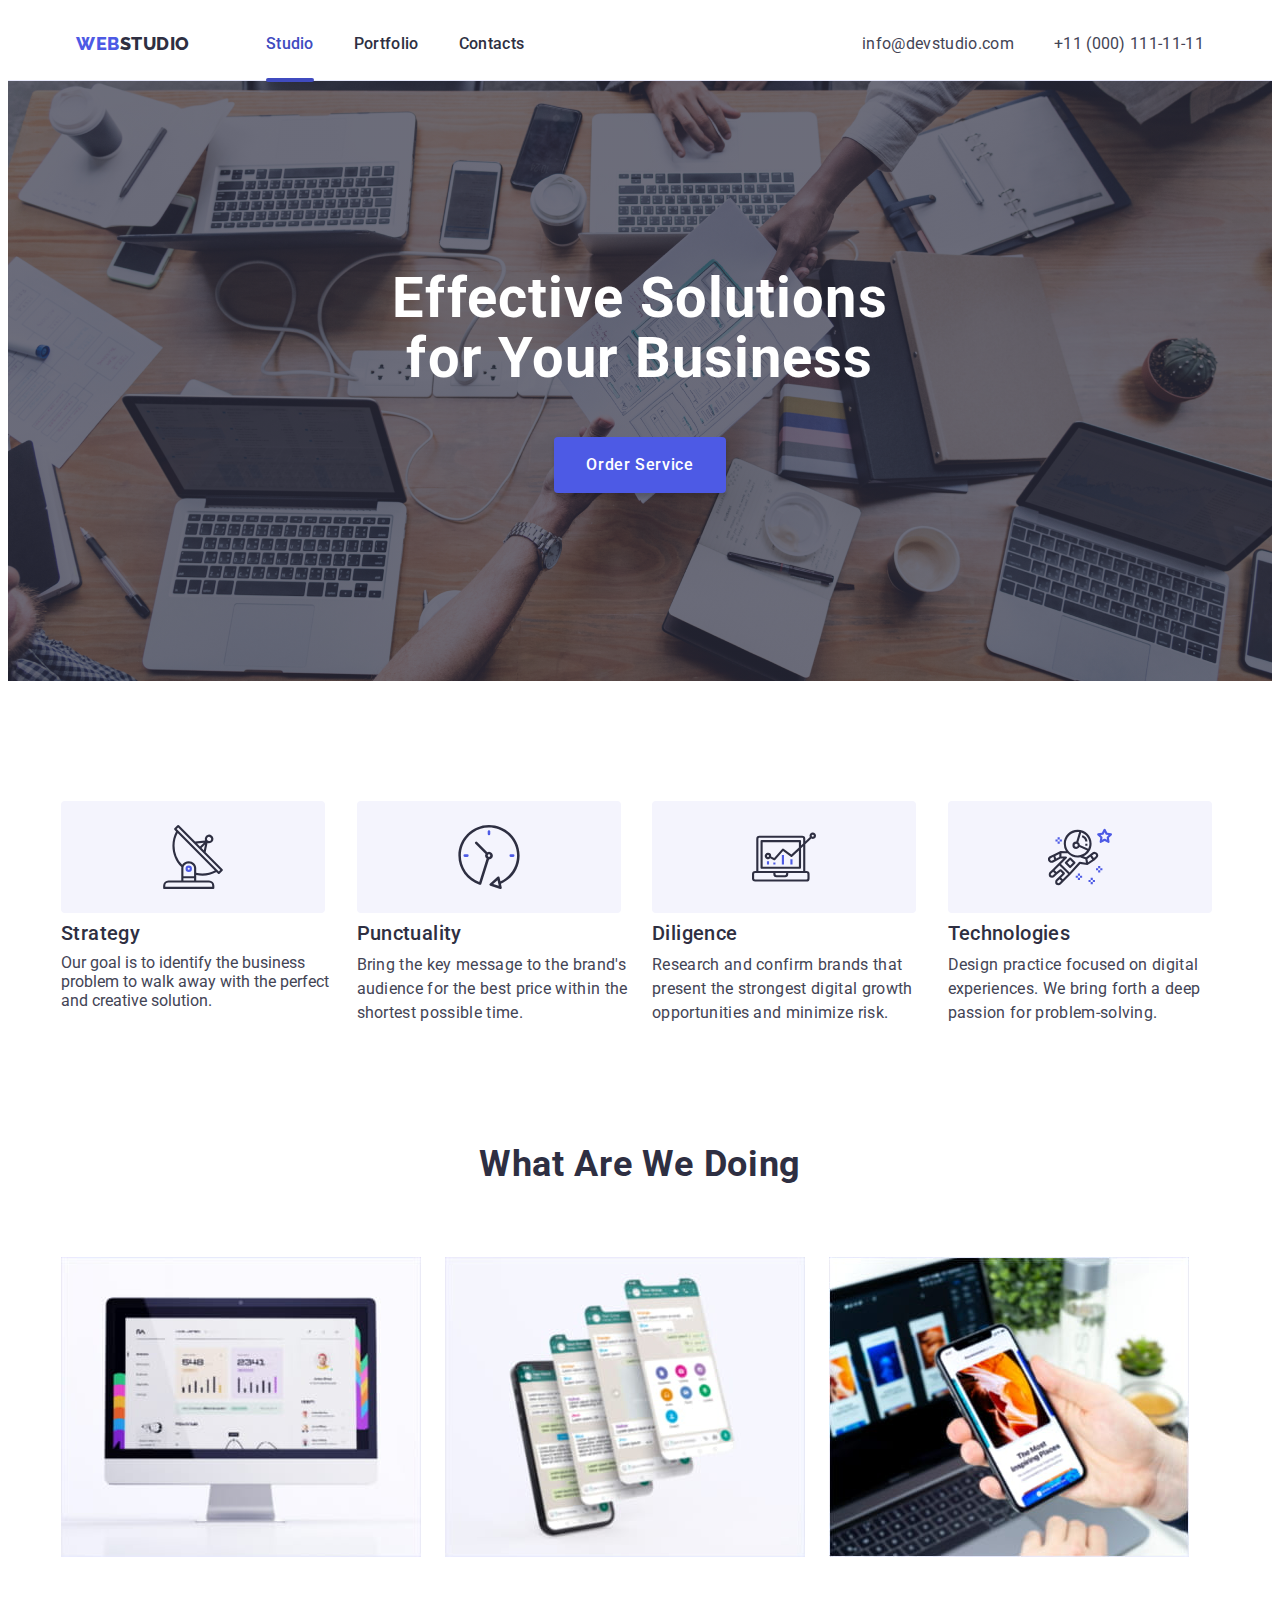
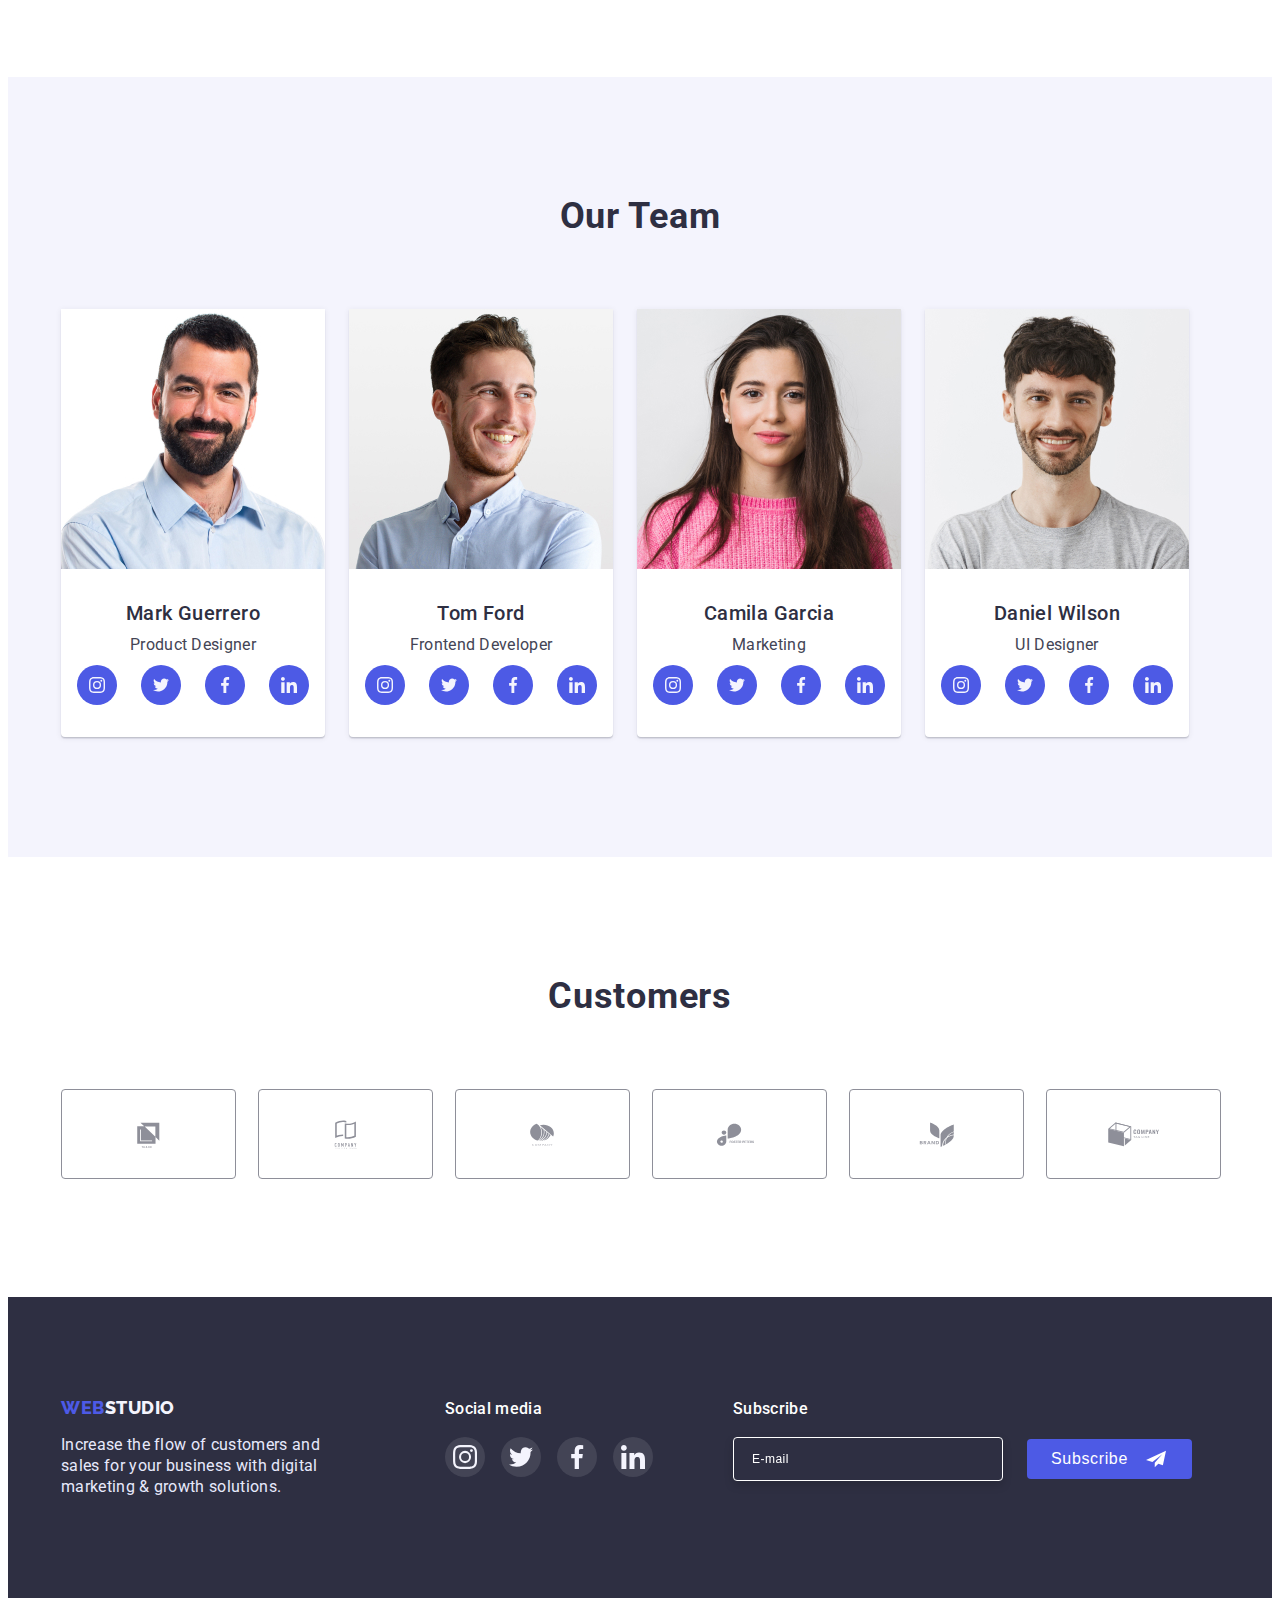
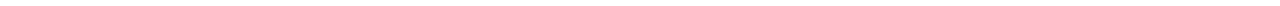
<file: index.html>
<!DOCTYPE html>
<html lang="en">
<head>
    <meta charset="UTF-8">
    <meta http-equiv="X-UA-Compatible" content="IE=edge">
    <meta name="viewport" content="width=device-width, initial-scale=1.0">
    <title>Студія</title>
    <link rel="preconnect" href="https://fonts.googleapis.com">
    <link rel="preconnect" href="https://fonts.gstatic.com" crossorigin>
    <link rel="preconnect" href="https://fonts.googleapis.com">
    <link rel="preconnect" href="https://fonts.gstatic.com" crossorigin>
    <link href="https://fonts.googleapis.com/css2?family=Raleway:wght@800&family=Roboto:wght@400;500;700;900&display=swap"
        rel="stylesheet">
    <link rel="stylesheet" href="https://cdnjs.cloudflare.com/ajax/libs/modern-normalize/1.1.0/modern-normalize.min.css"
        integrity="sha512-wpPYUAdjBVSE4KJnH1VR1HeZfpl1ub8YT/NKx4PuQ5NmX2tKuGu6U/JRp5y+Y8XG2tV+wKQpNHVUX03MfMFn9Q=="
        crossorigin="anonymous" referrerpolicy="no-referrer" />
    <link rel="stylesheet" href="./css/styles.css">
</head>
<body>
    <header class="header">
        <div class="container header-box">
            <nav class="nav-box">
                <a href="./index.html" class="logo link">Web<span class="logo-part">Studio</span></a>
                <ul class="list nav-box-list">
                    <li><a class="nav-list-item link current-page" href="./index.html">Studio</a></li>
                    <li><a class="nav-list-item link" href="./portfolio.html" target="_blank" rel="noreferrer noopener nofollow">Portfolio</a></li>
                    <li><a class="nav-list-item link" href="">Contacts</a></li>
                </ul>
            </nav>
            <address class="address address-box">
                <ul class="list address-box-list">
                    <li><a class="contacts-list-item link" href="mailto:info@devstudio.com">info@devstudio.com</a></li>
                    <li><a class="contacts-list-item link" href="tel:+110001111111">+11 (000) 111-11-11</a></li>
                </ul>
            </address>
        </div>
    </header>
    <main>
        <section class="hero-section">
            <div class="container hero-container hero-bg">
                <h1 class="hero-heading hero-heading-box">Effective Solutions for Your Business</h1>
                <button type="button" class="open-modal order-service-button hero-button-box" data-modal-open>Order Service</button>
                <div class="backdrop is-hidden" data-modal>
                    <div class="modal">
                        <button type="button" class="close-button" data-modal-close>
                            <svg class="modal-close">
                                <use href="./images/sprite-icons.svg#modal-close-button"></use>
                            </svg>
                        </button>
                        <p class="modal-header">Leave your contacts and we will call you back</p>
                        <form>
                            <label  class="modal-label">
                                Name
                                <span class="input-box">
                                    <svg width="18" height="24" class="input-icon">
                                        <use href="./images/sprite-icons.svg#form-name"></use>
                                    </svg>
                                    <input type="text" name="user-name" id="form-name" class="modal-input" required>
                                </span>
                            </label>
                            <label class="modal-label">
                                Phone
                                <span class="input-box">
                                    <svg width="18" height="24" class="input-icon">
                                        <use href="./images/sprite-icons.svg#form-tel"></use>
                                    </svg>
                                    <input type="text" name="user-phone" id="form-tel" class="modal-input" required>
                                </span>
                            </label>
                            <label class="modal-label">
                                Email
                                <span class="input-box">
                                    <svg width="18" height="24" class="input-icon">
                                        <use href="./images/sprite-icons.svg#form-mail"></use>
                                    </svg>
                                    <input type="text" name="user-mail" id="form-mail" class="modal-input" required>
                                </span>
                            </label>
                            <label class="modal-label comment-label">
                                Comment
                                <textarea name="modal-comment" class="modal-comment" placeholder="Text input"></textarea>
                            </label>
                            <input type="checkbox" name="privacy-policy" value="true" id="privacy-policy" class="modal-checkbox visually-hidden" />
                            <label for="privacy-policy" class="user-accept">I accept the terms and conditions of the
                                <a href="" class="privacy-link">Privacy Policy</a>
                            </label>
                            <button class="modal-button" type="submit">Send</button>
                        </form>
                    </div>
                </div>
            </div>
        </section>
        <section>
            <div class="container features-box section">
                <h2 class="visually-hidden">Our features</h2>
                <ul class="list features-list-box">
                    <li class="features-list-item">
                        <div class="features-illustration">
                            <svg width="64" height="64">
                                <use href="./images/sprite-icons.svg#antenna"></use>
                            </svg>
                        </div>
                        <h3 class="features-item-heading">Strategy</h3>
                        <p class="features-list-item-description">
                            Our goal is to identify the business
                            problem to walk away with the perfect and creative solution.
                        </p>
                    </li>
                    <li class="features-list-item">
                        <div class="features-illustration">
                            <svg width="64" height="64">
                                <use href="./images/sprite-icons.svg#clock"></use>
                            </svg>
                        </div>
                        <h3 class="features-item-heading">Punctuality</h3>
                        <p class="features-item-description">
                            Bring the key message to the brand's audience for the best
                            price within the shortest possible time.
                        </p>
                    </li>
                    <li class="features-list-item">
                        <div class="features-illustration">
                            <svg width="64" height="64">
                                <use href="./images/sprite-icons.svg#diagram"></use>
                            </svg>
                        </div>
                        <h3 class="features-item-heading">Diligence</h3>
                        <p class="features-item-description">
                            Research and confirm brands that present the strongest digital
                            growth opportunities and minimize risk.
                        </p>
                    </li>
                    <li class="features-list-item">
                        <div class="features-illustration">
                            <svg width="64" height="64">
                                <use href="./images/sprite-icons.svg#astronaut"></use>
                            </svg>
                        </div>
                        <h3 class="features-item-heading">Technologies</h3>
                        <p class="features-item-description">
                            Design practice focused on digital experiences. We bring forth
                            a deep passion for problem-solving.
                        </p>
                    </li>
                </ul>
            </div>
        </section>
        <section>
            <div class="container section products-box">
                <h2 class="products-heading">What are we doing</h2>
                <ul class="list products-list-box">
                    <li>
                        <img src="./images/img-1.jpg" alt="for computer" width="360" height="300">
                    </li>
                    <li>
                        <img src="./images/img-2.jpg" alt="for mobile" width="360" height="300">
                    </li>
                    <li>
                        <img src="./images/img-3.jpg" alt="for computer and mobile" width="360" height="300">
                    </li>
                </ul>
            </div>
        </section>
        <section class="team-section">
            <div class="container section">
                <h2 class="team-heading">Our Team</h2>
                <ul class="list team-list-box">
                    <li class="team-item-box">
                        <img src="./images/photo-1.jpg" alt="Mark Guerrero Product Designer" width="264" height="260">
                        <div class="team-position">
                            <h3 class="team-item-heading">Mark Guerrero</h3>
                            <p class="team-item-description">Product Designer</p>
                            <ul class="list team-social">
                                <li class="social-item">
                                    <a class="link social-link" href="https://www.instagram.com/" target="_blank" rel="noreferrer noopener nofollow">
                                        <svg width="16" height="16">
                                            <use href="./images/sprite-icons.svg#instagram"></use>
                                        </svg>
                                    </a>
                                </li>
                                <li class="social-item">
                                    <a class="link social-link" href="https://twitter.com/?lang=uk" target="_blank" rel="noreferrer noopener nofollow">
                                        <svg width="16" height="16">
                                            <use href="./images/sprite-icons.svg#twitter"></use>
                                        </svg>
                                    </a>
                                </li>
                                <li class="social-item">
                                    <a class="link social-link" href="https://uk-ua.facebook.com/" target="_blank" rel="noreferrer noopener nofollow">
                                        <svg width="16" height="16">
                                            <use href="./images/sprite-icons.svg#facebook"></use>
                                        </svg>
                                    </a>
                                </li>
                                <li class="social-item">
                                    <a class="link social-link" href="https://www.linkedin.com/"  target="_blank" rel="noreferrer noopener nofollow">
                                        <svg width="16" height="16">
                                            <use href="./images/sprite-icons.svg#linkedin"></use>
                                        </svg>
                                    </a>
                                </li>
                            </ul>
                        </div>
                    </li>
                    <li class="team-item-box">
                        <img src="./images/photo-2.jpg" alt="Tom Ford Frontend Developer" width="264" height="260">
                        <div class="team-position">
                            <h3 class="team-item-heading">Tom Ford</h3>
                            <p class="team-item-description">Frontend Developer</p>
                            <ul class="list team-social">
                                <li class="social-item">
                                    <a class="link social-link" href="https://www.instagram.com/" target="_blank" rel="noreferrer noopener nofollow">
                                        <svg width="16" height="16">
                                            <use href="./images/sprite-icons.svg#instagram"></use>
                                        </svg>
                                    </a>
                                </li>
                                <li class="social-item">
                                    <a class="link social-link" href="https://twitter.com/?lang=uk" target="_blank" rel="noreferrer noopener nofollow">
                                        <svg width="16" height="16">
                                            <use href="./images/sprite-icons.svg#twitter"></use>
                                        </svg>
                                    </a>
                                </li>
                                <li class="social-item">
                                    <a class="link social-link" href="https://uk-ua.facebook.com/" target="_blank" rel="noreferrer noopener nofollow">
                                        <svg width="16" height="16">
                                            <use href="./images/sprite-icons.svg#facebook"></use>
                                        </svg>
                                    </a>
                                </li>
                                <li class="social-item">
                                    <a class="link social-link" href="https://www.linkedin.com/" target="_blank" rel="noreferrer noopener nofollow">
                                        <svg width="16" height="16">
                                            <use href="./images/sprite-icons.svg#linkedin"></use>
                                        </svg>
                                    </a>
                                </li>
                            </ul>
                        </div>
                    </li>
                    <li class="team-item-box">
                        <img src="./images/photo-3.jpg" alt="Camila Garcia Marketing" width="264" height="260">
                        <div class="team-position">
                            <h3 class="team-item-heading">Camila Garcia</h3>
                            <p class="team-item-description">Marketing</p>
                            <ul class="list team-social">
                                <li class="social-item">
                                    <a class="link social-link" href="https://www.instagram.com/" target="_blank" rel="noreferrer noopener nofollow">
                                        <svg width="16" height="16">
                                            <use href="./images/sprite-icons.svg#instagram"></use>
                                        </svg>
                                    </a>
                                </li>
                                <li class="social-item">
                                    <a class="link social-link" href="https://twitter.com/?lang=uk" target="_blank" rel="noreferrer noopener nofollow">
                                        <svg width="16" height="16">
                                            <use href="./images/sprite-icons.svg#twitter"></use>
                                        </svg>
                                    </a>
                                </li>
                                <li class="social-item">
                                    <a class="link social-link" href="https://uk-ua.facebook.com/" target="_blank" rel="noreferrer noopener nofollow">
                                        <svg width="16" height="16">
                                            <use href="./images/sprite-icons.svg#facebook"></use>
                                        </svg>
                                    </a>
                                </li>
                                <li class="social-item">
                                    <a class="link social-link" href="https://www.linkedin.com/" target="_blank" rel="noreferrer noopener nofollow">
                                        <svg width="16" height="16">
                                            <use href="./images/sprite-icons.svg#linkedin"></use>
                                        </svg>
                                    </a>
                                </li>
                            </ul>
                        </div>
                    </li>
                    <li class="team-item-box">
                        <img src="./images/photo-4.jpg" alt="Daniel Wilson UI Designer" width="264" height="260">
                        <div class="team-position">
                            <h3 class="team-item-heading">Daniel Wilson</h3>
                            <p class="team-item-description">UI Designer</p>
                            <ul class="list team-social">
                                <li class="social-item">
                                    <a class="link social-link" href="https://www.instagram.com/" target="_blank" rel="noreferrer noopener nofollow">
                                        <svg width="16" height="16">
                                            <use href="./images/sprite-icons.svg#instagram"></use>
                                        </svg>
                                    </a>
                                </li>
                                <li class="social-item">
                                    <a class="link social-link" href="https://twitter.com/?lang=uk" target="_blank" rel="noreferrer noopener nofollow">
                                        <svg width="16" height="16">
                                            <use href="./images/sprite-icons.svg#twitter"></use>
                                        </svg>
                                    </a>
                                </li>
                                <li class="social-item">
                                    <a class="link social-link" href="https://uk-ua.facebook.com/" target="_blank" rel="noreferrer noopener nofollow">
                                        <svg width="16" height="16">
                                            <use href="./images/sprite-icons.svg#facebook"></use>
                                        </svg>
                                    </a>
                                </li>
                                <li class="social-item">
                                    <a class="link social-link" href="https://www.linkedin.com/" target="_blank" rel="noreferrer noopener nofollow">
                                        <svg width="16" height="16">
                                            <use href="./images/sprite-icons.svg#linkedin"></use>
                                        </svg>
                                    </a>
                                </li>
                            </ul>
                        </div>
                    </li>
                </ul>
            </div>
        </section>
        <section>
            <div class="container section">
                <h2 class="customers-heading">Customers</h2>
                <ul class="list customers-list">
                    <li class="customers-list-item">
                        <a href="" class="customer-link link">
                            <svg class="customer-icon">
                                <use href="./images/sprite-icons.svg#customers-logo-1"></use>
                            </svg>
                        </a>
                    </li>
                    <li class="customers-list-item">
                        <a href="" class="customer-link link">
                            <svg class="customer-icon">
                                <use href="./images/sprite-icons.svg#customers-logo-2"></use>
                            </svg>
                        </a>
                    </li>
                    <li class="customers-list-item">
                        <a href="" class="customer-link link">
                            <svg class="customer-icon">
                                <use href="./images/sprite-icons.svg#customers-logo-3"></use>
                            </svg>
                        </a>
                    </li>
                    <li class="customers-list-item">
                        <a href="" class="customer-link link">
                            <svg class="customer-icon">
                                <use href="./images/sprite-icons.svg#customers-logo-4"></use>
                            </svg>
                        </a>
                    </li>
                    <li class="customers-list-item">
                        <a href="" class="customer-link link">
                            <svg class="customer-icon">
                                <use href="./images/sprite-icons.svg#customers-logo-5"></use>
                            </svg>
                        </a>
                    </li>
                    <li class="customers-list-item">
                        <a href="" class="customer-link link">
                            <svg class="customer-icon">
                                <use href="./images/sprite-icons.svg#customers-logo-6"></use>
                            </svg>
                        </a>
                    </li>
                </ul>
            </div>
        </section>
    </main>
    <footer class="footer">
        <div class="container footer-box">
            <div class="footer-info">
                <a href="./index.html" class="logo link">Web<span class="logo-part-footer">Studio</span></a>
                <p class="footer-description">Increase the flow of customers and sales for your business with digital marketing
                    & growth solutions.
                </p>
            </div>
            <div class="container footer-social">
                <h3 class="footer-social-header">Social media</h3>
                <ul class="list footer-social-list">
                    <li class="footer-social-item">
                        <a class="link footer-social-link" href="https://www.instagram.com/" target="_blank" rel="noreferrer noopener nofollow">
                            <svg width="24" height="24">
                                <use href="./images/sprite-icons.svg#instagram"></use>
                            </svg>
                        </a>
                    </li>
                    <li class="footer-social-item">
                        <a class="link footer-social-link" href="https://twitter.com/?lang=uk" target="_blank" rel="noreferrer noopener nofollow">
                            <svg width="24" height="24">
                                <use href="./images/sprite-icons.svg#twitter"></use>
                            </svg>
                        </a>
                    </li>
                    <li class="footer-social-item">
                        <a class="link footer-social-link" href="https://uk-ua.facebook.com/" target="_blank" rel="noreferrer noopener nofollow">
                            <svg width="24" height="24">
                                <use href="./images/sprite-icons.svg#facebook"></use>
                            </svg>
                        </a>
                    </li>
                    <li class="footer-social-item">
                        <a class="link footer-social-link" href="https://www.linkedin.com/" target="_blank" rel="noreferrer noopener nofollow">
                            <svg width="24" height="24">
                                <use href="./images/sprite-icons.svg#linkedin"></use>
                            </svg>
                        </a>
                    </li>
                </ul>
            </div>
            <div class="container footer-sub">
                <p class="sub-header">Subscribe</p>
                <form class="sub-field">
                    <label for="sub-email" class="visually-hidden"></label>
                    <input type="email" name="email" id="sub-email" class="sub-input" placeholder="E-mail">
                    <button type="submit" class="sub-button">
                        <span class="sub-button-text">Subscribe</span>
                        <svg width="24" height="20" class="sub-button-icon">
                            <use href="./images/sprite-icons.svg#icon-subscribe"></use>
                        </svg>
                    </button>
                </form>
            </div>
        </div>
    </footer>
    <script src="./js/modal.js"></script>
</body>
</html>
</file>
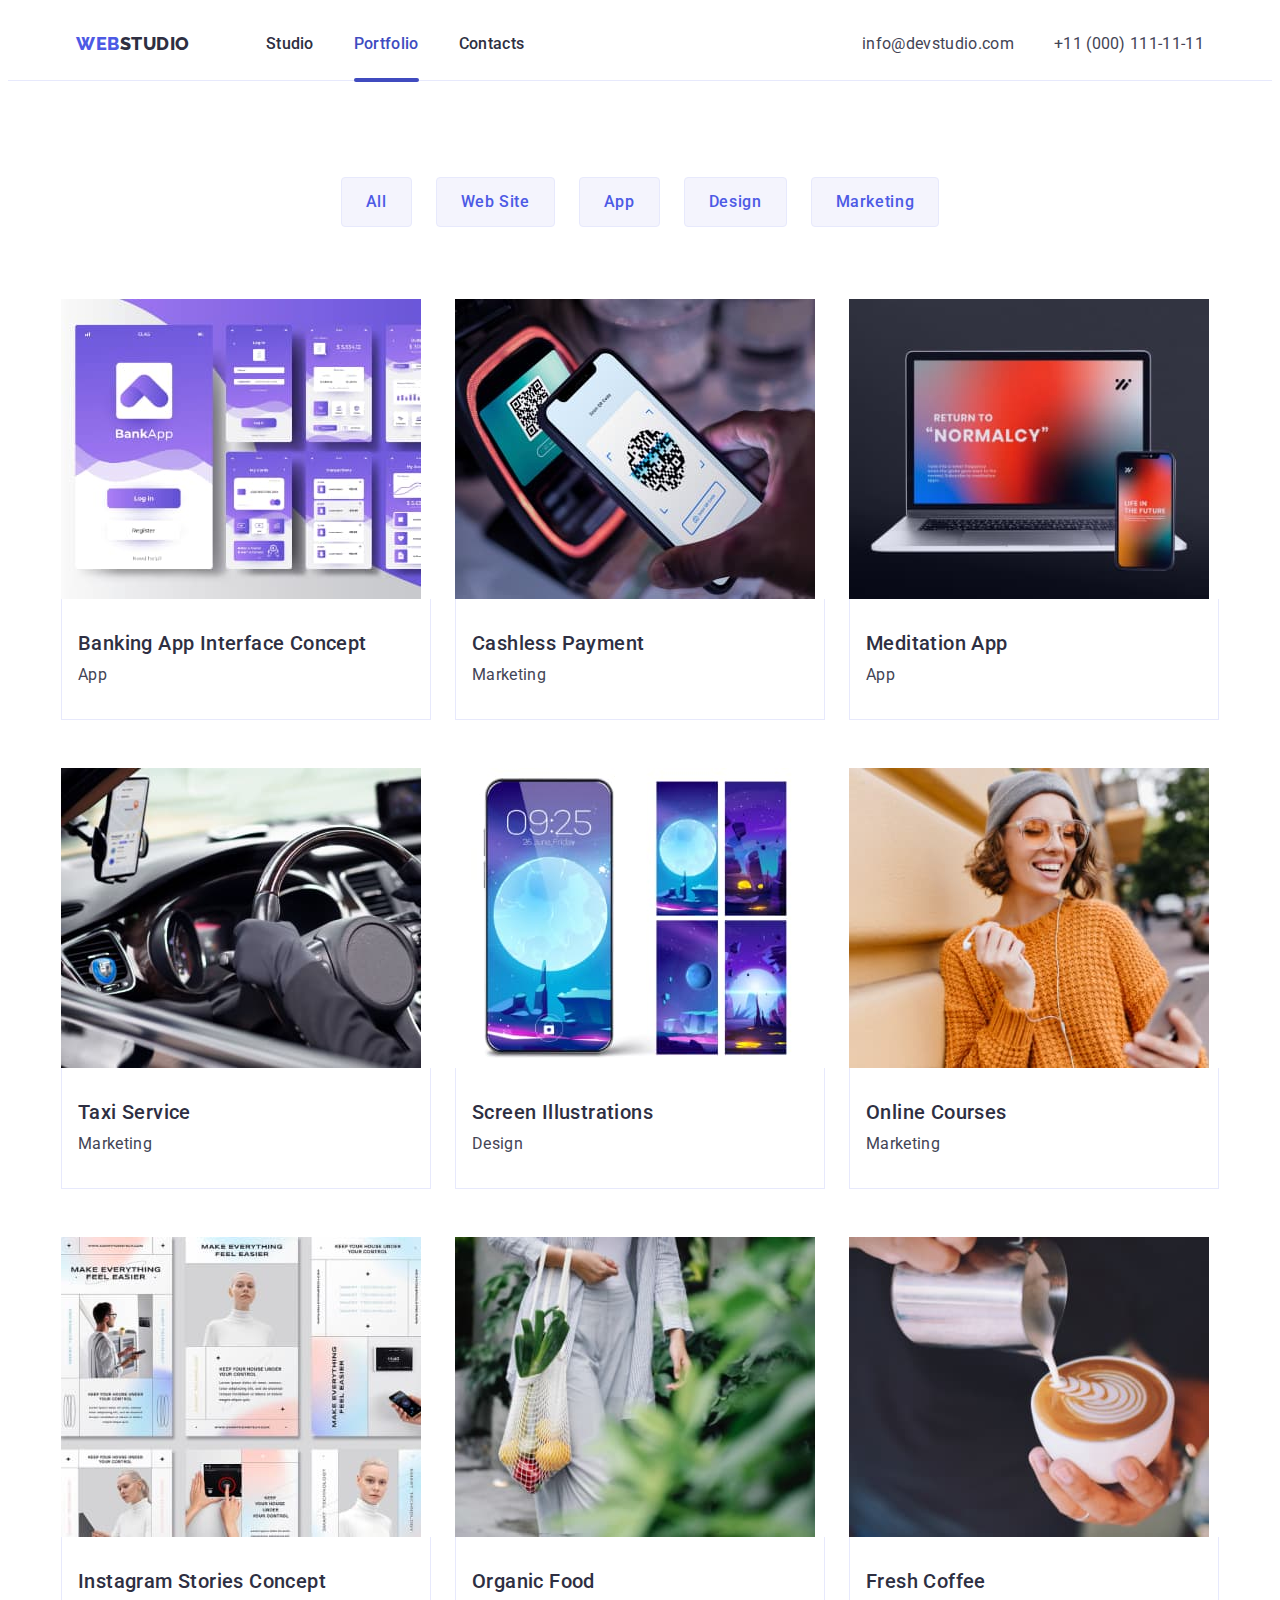
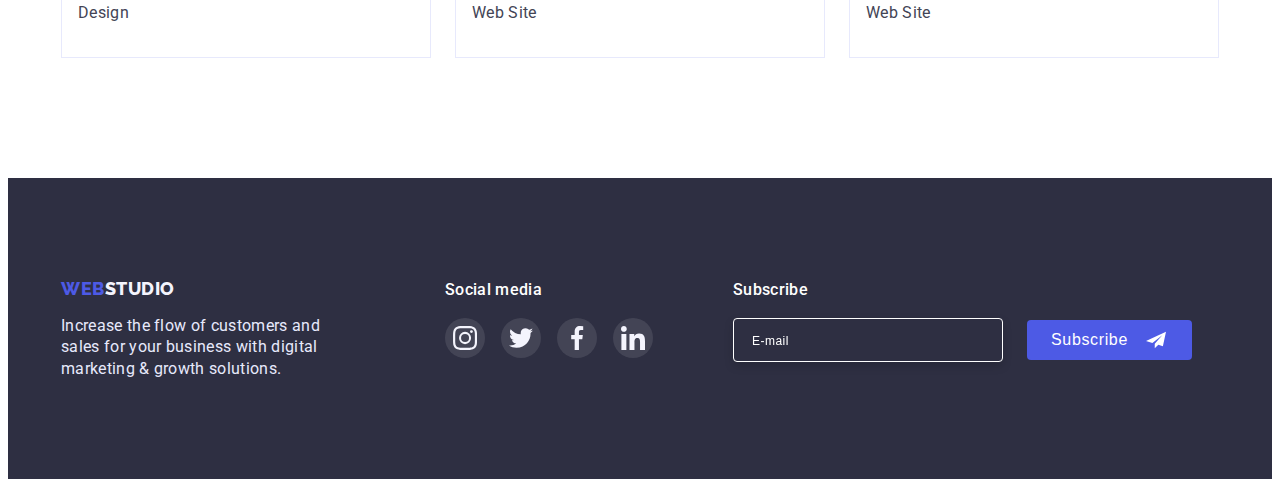
<file: portfolio.html>
<!DOCTYPE html>
<html lang="en">

<head>
    <meta charset="UTF-8">
    <meta http-equiv="X-UA-Compatible" content="IE=edge">
    <meta name="viewport" content="width=device-width, initial-scale=1.0">
    <title>Портфоліо</title>
    <link rel="preconnect" href="https://fonts.googleapis.com">
    <link rel="preconnect" href="https://fonts.gstatic.com" crossorigin>
    <link href="https://fonts.googleapis.com/css2?family=Raleway:wght@800&family=Roboto:wght@400;500;700;900&display=swap"
        rel="stylesheet">
    <link rel="stylesheet" href="https://cdnjs.cloudflare.com/ajax/libs/modern-normalize/1.1.0/modern-normalize.min.css"
        integrity="sha512-wpPYUAdjBVSE4KJnH1VR1HeZfpl1ub8YT/NKx4PuQ5NmX2tKuGu6U/JRp5y+Y8XG2tV+wKQpNHVUX03MfMFn9Q=="
        crossorigin="anonymous" referrerpolicy="no-referrer" />
    <link rel="stylesheet" href="./css/styles.css">
</head>

<body>
    <header class="header">
        <div class="container header-box">
            <nav class="nav-box">
                <a href="./index.html" class="logo link">Web<span class="logo-part">Studio</span></a>
                <ul class="list nav-box-list">
                    <li><a class="nav-list-item link" href="./index.html" target="_blank" rel="noreferrer noopener nofollow">Studio</a></li>
                    <li><a class="nav-list-item link current-page" href="./portfolio.html">Portfolio</a></li>
                    <li><a class="nav-list-item link" href="">Contacts</a></li>
                </ul>
            </nav>
            <address class="address address-box">
                <ul class="list address-box-list">
                    <li><a class="contacts-list-item link" href="mailto:info@devstudio.com">info@devstudio.com</a></li>
                    <li><a class="contacts-list-item link" href="tel:+110001111111">+11 (000) 111-11-11</a></li>
                </ul>
            </address>
        </div>
    </header>
    <main>
        <section>
            <div class="container portfolio">
                <h1 class="visually-hidden">Portfolio</h1>
                <ul class="list buttons-box">
                    <li>
                        <button type="button" class="filter-button">All</button>
                    </li>
                    <li>
                        <button type="button" class="filter-button">Web Site</button>
                    </li>
                    <li>
                        <button type="button" class="filter-button">App</button>
                    </li>
                    <li>
                        <button type="button" class="filter-button">Design</button>
                    </li>
                    <li>
                        <button type="button" class="filter-button">Marketing</button>
                    </li>
                </ul>
                <ul class="list filters-box">
                    <li class="filters-box-item">
                        <a href="" class="filter-item link">
                            <div class="image-thumb">
                                <img src="./images/portfolio-1-1.jpg" alt="BankingcApp" width="360" height="300">
                                <p class="thumb-overlay">14 Stylish and User-Friendly App Design Concepts · Task Manager App · Calorie Tracker App · Exotic Fruit Ecommerce App ·
                                Cloud Storage App</p>
                            </div>
                            <div class="item-text">
                                <h2 class="filter-item-heading">Banking App Interface Concept</h2>
                                <p class="filter-item-description">App</p>
                            </div>
                        </a>
                    </li>
                    <li class="filters-box-item">
                        <a href="" class="filter-item link">
                                <div class="image-thumb">
                                    <img src="./images/portfolio-1-2.jpg" alt="Marketing" width="360" height="300">
                                    <p class="thumb-overlay">14 Stylish and User-Friendly App Design Concepts · Task Manager App · Calorie Tracker
                                        App · Exotic Fruit Ecommerce App ·
                                        Cloud Storage App</p>
                                </div>
                            <div class="item-text">
                                <h2 class="filter-item-heading">Cashless Payment</h2>
                                <p class="filter-item-description">Marketing</p>
                            </div>
                        </a>
                    </li>
                    <li class="filters-box-item">
                        <a href="" class="filter-item link">
                            <div class="image-thumb">
                                <img src="./images/portfolio-1-3.jpg" alt="Meditaion App" width="360" height="300">
                                <p class="thumb-overlay">14 Stylish and User-Friendly App Design Concepts · Task Manager App · Calorie Tracker
                                    App · Exotic Fruit Ecommerce App ·
                                    Cloud Storage App</p>
                            </div>
                            <div class="item-text">
                                <h2 class="filter-item-heading">Meditation App</h2>
                                <p class="filter-item-description">App</p>
                            </div>
                        </a>
                    </li>
                    <li class="filters-box-item">
                        <a href="" class="filter-item link">
                            <div class="image-thumb">
                                <img src="./images/portfolio-2-1.jpg" alt="Taxi Service" width="360" height="300">
                                <p class="thumb-overlay">14 Stylish and User-Friendly App Design Concepts · Task Manager App · Calorie Tracker
                                    App · Exotic Fruit Ecommerce App ·
                                    Cloud Storage App</p>
                            </div>
                            <div class="item-text">
                                <h2 class="filter-item-heading">Taxi Service</h2>
                                <p class="filter-item-description">Marketing</p>
                            </div>
                        </a>
                    </li>
                    <li class="filters-box-item">
                        <a href="" class="filter-item link">
                                <div class="image-thumb">
                                    <img src="./images/portfolio-2-2.jpg" alt="Screen Illustrations" width="360" height="300">
                                    <p class="thumb-overlay">14 Stylish and User-Friendly App Design Concepts · Task Manager App · Calorie Tracker
                                        App · Exotic Fruit Ecommerce App ·
                                        Cloud Storage App</p>
                                </div>
                                <div class="item-text">
                                <h2 class="filter-item-heading">Screen Illustrations</h2>
                                <p class="filter-item-description">Design</p>
                            </div>
                        </a>
                    </li>
                    <li class="filters-box-item">
                        <a href="" class="filter-item link">
                            <div class="image-thumb">
                                <img src="./images/portfolio-2-3.jpg" alt="Online Courses" width="360" height="300">
                                <p class="thumb-overlay">14 Stylish and User-Friendly App Design Concepts · Task Manager App · Calorie Tracker
                                    App · Exotic Fruit Ecommerce App ·
                                    Cloud Storage App</p>
                            </div>
                            <div class="item-text">
                                <h2 class="filter-item-heading">Online Courses</h2>
                                <p class="filter-item-description">Marketing</p>
                            </div>
                        </a>
                    </li>
                    <li class="filters-box-item">
                        <a href="" class="filter-item link">
                                <div class="image-thumb">
                                    <img src="./images/portfolio-3-1.jpg" alt="Instagram Stories Concept" width="360" height="300">
                                    <p class="thumb-overlay">14 Stylish and User-Friendly App Design Concepts · Task Manager App · Calorie Tracker
                                        App · Exotic Fruit Ecommerce App ·
                                        Cloud Storage App</p>
                                </div>
                                <div class="item-text">
                                <h2 class="filter-item-heading">Instagram Stories Concept</h2>
                                <p class="filter-item-description">Design</p>
                            </div>
                        </a>
                    </li>
                    <li class="filters-box-item">
                        <a href="" class="filter-item link">
                            <div class="image-thumb">
                                <img src="./images/portfolio-3-2.jpg" alt="Organic Food" width="360" height="300">
                                <p class="thumb-overlay">14 Stylish and User-Friendly App Design Concepts · Task Manager App · Calorie Tracker
                                    App · Exotic Fruit Ecommerce App ·
                                    Cloud Storage App</p>
                            </div>
                            <div class="item-text">
                                <h2 class="filter-item-heading">Organic Food</h2>
                                <p class="filter-item-description">Web Site</p>
                            </div>
                        </a>
                    </li>
                    <li class="filters-box-item">
                        <a href="" class="filter-item link">
                            <div class="image-thumb">
                                <img src="./images/portfolio-3-3.jpg" alt="Fresh Coffee" width="360" height="300">
                                <p class="thumb-overlay">14 Stylish and User-Friendly App Design Concepts · Task Manager App · Calorie Tracker
                                    App · Exotic Fruit Ecommerce App ·
                                    Cloud Storage App</p>
                            </div>
                            <div class="item-text">
                                <h2 class="filter-item-heading">Fresh Coffee</h2>
                                <p class="filter-item-description">Web Site</p>
                            </div>
                        </a>
                    </li>
                </ul>
            </div>
        </section>
    </main>
    <footer class="footer">
        <div class="container footer-box">
            <div class="footer-info">
                <a href="./index.html" class="logo link">Web<span class="logo-part-footer">Studio</span></a>
                <p class="footer-description">Increase the flow of customers and sales for your business with digital
                    marketing
                    & growth solutions.
                </p>
            </div>
            <div class="container footer-social">
                <h3 class="footer-social-header">Social media</h3>
                <ul class="list footer-social-list">
                    <li class="footer-social-item">
                        <a class="link footer-social-link" href="https://www.instagram.com/" target="_blank"
                            rel="noreferrer noopener nofollow">
                            <svg width="24" height="24">
                                <use href="./images/sprite-icons.svg#instagram"></use>
                            </svg>
                        </a>
                    </li>
                    <li class="footer-social-item">
                        <a class="link footer-social-link" href="https://twitter.com/?lang=uk" target="_blank"
                            rel="noreferrer noopener nofollow">
                            <svg width="24" height="24">
                                <use href="./images/sprite-icons.svg#twitter"></use>
                            </svg>
                        </a>
                    </li>
                    <li class="footer-social-item">
                        <a class="link footer-social-link" href="https://uk-ua.facebook.com/" target="_blank"
                            rel="noreferrer noopener nofollow">
                            <svg width="24" height="24">
                                <use href="./images/sprite-icons.svg#facebook"></use>
                            </svg>
                        </a>
                    </li>
                    <li class="footer-social-item">
                        <a class="link footer-social-link" href="https://www.linkedin.com/" target="_blank"
                            rel="noreferrer noopener nofollow">
                            <svg width="24" height="24">
                                <use href="./images/sprite-icons.svg#linkedin"></use>
                            </svg>
                        </a>
                    </li>
                </ul>
            </div>
            <div class="container footer-sub">
                <p class="sub-header">Subscribe</p>
                <form class="sub-field">
                    <label for="sub-email" class="visually-hidden"></label>
                    <input type="email" name="email" id="sub-email" class="sub-input" placeholder="E-mail">
                    <button type="submit" class="sub-button">
                        <span class="sub-button-text">Subscribe</span>
                        <svg width="24" height="20" class="sub-button-icon">
                            <use href="./images/sprite-icons.svg#icon-subscribe"></use>
                        </svg>
                    </button>
                </form>
            </div>
        </div>
    </footer>
</body>

</html>
</file>
<file: css/styles.css>
/* Main color:  #FFFFFF */
/* First color:  #2E2F42 */
/* Second color:  #F4F4FD */
/* Elements color: #4D5AE5  */
/* Hero button focus color: #404BBF  */
/* Primary text color(p): #434455 */



:root{
    --primary-bg-color: #ffffff;
    --first-bg-color: #2E2F42;
    --second-bg-color: #F4F4FD;
    --primary-text-color: #434455;
    --first-text-color: #2E2F42;
    --second-text-color: #ffffff;
    --header-hover-color: #404BBF;
    --order-service-button-color: #4D5AE5;
    --customers-icon-color: #8E8F99;
    --modal-background: #FCFCFC;
    --transition-dur: 250ms cubic-bezier(0.4, 0, 0.2, 1);
}

p,
h1,
h2,
h3,
h4,
h5,
h6 {
    margin: 0;
}

ul {
    padding-left: 0;
    margin: 0;
}

img {
    display: block;
    max-width: 100%;
    height: auto;
}

body {
    font-family: Roboto, sans-serif;
    color: var(--primary-text-color);

}

.container {
    display: block;
    width: 1158px;
    padding-left: 15px;
    padding-right: 15px;
    /* outline: 2px solid tomato; */
    margin: 0 auto;
    align-items: center;
}

.section {
    padding-top: 120px;
    padding-bottom: 120px;
}

/* Логотип */
.logo {
    font-family: Raleway, sans-serif;
    font-style: normal;
    font-weight: 800;
    font-size: 18px;
    line-height: 1.17;
    display: flex;
    align-items: center;
    letter-spacing: 0.03em;
    text-transform: uppercase;
    color: var(--order-service-button-color);
}

.link {
    text-decoration: none;
}

.logo-part {
    color: var(--first-bg-color);
}

/* Навігація */
.list {
    list-style: none;
}

.nav-list-item {
    font-style: normal;
    font-weight: 500;
    font-size: 16px;
    line-height: 1.5;
    letter-spacing: 0.02em;
    color: var(--first-text-color);
    position: relative;
}

.nav-list-item:hover,
.nav-list-item:focus {
    color: var(--header-hover-color)
}

 .nav-list-item {
    transition: color var(--transition-dur);
 }

.header {
    display: flex;
    border-bottom: 1px solid #E7E9FC;
} 

.header-box {
    box-sizing: border-box;
    background: #FFFFFF;
    display: flex;
    justify-content: space-between;
    padding-top: 24px;
    padding-bottom: 24px;
}

.nav-box {
    display: flex;
    align-items: center;
}

.nav-box-list {
    display: flex;
    flex-direction: row;
    align-items: center;
    padding: 0px;
    gap: 40px;
    margin-left: 76px;
}

.current-page::after {
    position: absolute;
    content: '';
    display: block;
    height: 4px;
    width: 100%;
    background-color: var(--header-hover-color);
    border-radius: 2px;
    top: 44px;
    
}

.nav-list-item.current-page {
    color: var(--header-hover-color);
}

/* Контакти */

.address {
    font-style: normal;
}

.contacts-list-item {
    font-style: normal;
    font-weight: 400;
    font-size: 16px;
    line-height: 1.5;
    letter-spacing: 0.02em;
    color: var(--primary-text-color);
}

.contacts-list-item:hover,
.contacts-list-item:focus {
    color: var(--header-hover-color)
}

.contacts-list-item {
    transition: color var(--transition-dur);
}

.address-box {
    display: flex;
}

.address-box-list {
    display: flex;
    gap: 40px;
}

/* Hero section */

.hero-section {
    max-width: 1440px;
    height: 600px;
    margin-left: auto;
    margin-right: auto;
     background-image: linear-gradient(
        to right, 
       
        rgba(46, 47, 66,0.7),
        rgba(46, 47, 66,0.7)
    ),  
    url('../images/people-office.jpg');
    background-color: #2E2F42;
    background-repeat: no-repeat;
    background-size: cover;
    background-position: center;
}

.hero-container {
    padding-top: 188px;
    padding-bottom: 188px;
    margin-left: auto;
    margin-right: auto;
}

.hero-heading-box {
    max-width: 496px;
    margin: 0 auto;
}

.hero-heading {
    font-style: normal;
    font-weight: 700;
    font-size: 56px;
    line-height: 1.07;
    text-align: center;
    letter-spacing: 0.02em;
    color: var(--second-text-color);
}

.order-service-button {
    color: var(--second-text-color);
    font-family: Roboto, sans-serif;
    font-style: normal;
    font-weight: 500;
    font-size: 16px;
    line-height: 24px;
    letter-spacing: 0.04em;
    background-color: var(--order-service-button-color);
    cursor: pointer;
}

.order-service-button:is(:hover, :focus) {
    background-color: var(--header-hover-color);
}

.order-service-button {
    transition: background-color var(--transition-dur);
}

.hero-button-box {
    display: flex;
    flex-direction: row;
    align-items: flex-start;
    padding: 16px 32px;
    gap: 10px;
    box-shadow: 0px 4px 4px rgba(0, 0, 0, 0.15);
    border-radius: 4px;
    margin: 48px auto;
    border: none;
}

/* Features */

.visually-hidden {
    position: absolute;
    width: 1px;
    height: 1px;
    margin: -1px;
    border: 0;
    padding: 0;
    white-space: nowrap;
    clip-path: inset(100%);
    clip: rect(0 0 0 0);
    overflow: hidden;
}

.features-box {
    display: flex;
    background-color: #fff;
}

.features-list-box {
    display: flex;
    justify-content: center;
    gap: 24px;

}

.features-list-item {
    flex-basis: calc((100% - 72px) / 4);
}

.features-illustration {
    display: flex;
    background-color: #F4F4FD;
    width: 264px;
    height: 112px;
    justify-content: center;
    align-items: center;
    margin-bottom: 8px;
    border-radius: 4px;
}

.features-item-heading {
    color: var(--first-text-color);
    font-style: normal;
    font-weight: 500;
    font-size: 20px;
    line-height: 1.2;
    letter-spacing: 0.02em;
    margin-bottom: 8px;
}

.features-item-description {
    font-style: normal;
    font-weight: 400;
    font-size: 16px;
    line-height: 1.5;
    letter-spacing: 0.02em;
    color: var(--primary-text-color);
}

/* Що ми робимо */

.products-box {
    padding-top: 0;
}

.products-list-box {
    display: flex;
    align-items: center;
    gap: 24px;
}

.products-heading {
    color: var(--first-text-color);
    font-style: normal;
    font-weight: 700;
    font-size: 36px;
    line-height: 1.11;
    text-align: center;
    letter-spacing: 0.02em;
    text-transform: capitalize;
    margin-bottom: 72px;
    
}

/* Наша команда */

.team-section {
    background-color: #F4F4FD;
}

.team-list-box {
    display: flex;
    align-items: center;
    gap: 24px;
}

.team-item-box {
    display: flex;
    flex-direction: column;
    justify-content: center;
    align-items: center;
    
    background: #FFFFFF;
    box-shadow: 0px 1px 6px rgba(46, 47, 66, 0.08), 
                0px 1px 1px rgba(46, 47, 66, 0.16), 
                0px 2px 1px rgba(46, 47, 66, 0.08);
    border-radius: 0px 0px 4px 4px;
}

.team-heading {
    color: var(--first-text-color);
    font-style: normal;
    font-weight: 700;
    font-size: 36px;
    line-height: 1.11;
    text-align: center;
    letter-spacing: 0.02em;
    text-transform: capitalize;
    margin-bottom: 72px;
}

.team-item-heading {
    font-style: normal;
    font-weight: 500;
    font-size: 20px;
    line-height: 1.2;
    text-align: center;
    letter-spacing: 0.02em;
    color: var(--first-text-color);
    margin-bottom: 8px;
}

.team-item-description {
    color: var(--primary-text-color);
    font-style: normal;
    font-weight: 400;
    font-size: 16px;
    line-height: 1.5;
    text-align: center;
    letter-spacing: 0.02em;
    margin-bottom: 8px;
}

.team-social {
    display: flex;
    justify-content: center;
    gap: 24px;
}

.social-item {
    width: 40px;
    height: 40px;
}

.social-link {
    display: flex;
    width: 100%;
    height: 100%;
    border-radius: 50%;
    fill: var(--second-bg-color);
    background-color: var(--order-service-button-color);
    justify-content: center;
    align-items: center;
}

.social-link:is(:hover, :focus){
    background-color: var(--header-hover-color) ;
}

.social-link {
    transition: background-color var(--transition-dur);
}

.team-position {
    padding-top: 32px;
    padding-bottom: 32px;
}

/* Клієнти */



.customers-heading {
    color: var(--first-text-color);
    font-style: normal;
    font-weight: 700;
    font-size: 36px;
    line-height: 1.11;
    text-align: center;
    letter-spacing: 0.02em;
    text-transform: capitalize;
    margin-bottom: 72px;
}

.customers-list {
    display: flex;
    align-items: center;
    gap: 24px;
}

.customers-list-item {
    width: calc((100% - 120px) / 6);
    height: 88px;
}

.customer-link {
    display: flex;
    justify-content: center;
    align-items: center;
    width: 100%;
    height: 100%;
    border: 1px var(--customers-icon-color) solid;
    border-radius: 4px;
}

.customer-icon {
    width: 104px;
    height: 56px;
    fill: var(--customers-icon-color);
}

.customer-icon {
    transition: fill var(--transition-dur);
}

.customer-link:is(:hover, :focus) {
    border: 1px var(--header-hover-color) solid;
}

.customer-link {
    transition: border var(--transition-dur);
}

.customer-link:is(:hover, :focus) .customer-icon {
    fill: var(--header-hover-color);
}

.customer-link.customer-icon {
    transition: fill var(--transition-dur);
}


/* Футер */

.footer {
    background-color: var(--first-bg-color);    
}

.footer-box {
    padding-top: 100px;
    padding-bottom: 100px;
    margin-left: auto;
    margin-right: auto;
    display: flex;
    align-items: flex-start;
}

.footer-info {
    max-width: 264px;
}

.footer-description {
    color: #E7E9FC;
    font-style: normal;
    font-weight: 400;
    font-size: 16px;
    line-height: 1.33;
    letter-spacing: 0.02em;
    margin-top: 16px;
}

.logo-part-footer {
    color: #f4f4fd;
}

.footer-social {
    width: 208px;
    height: 80px;
    margin-left: 120px;
    padding-left: 0;
    padding-right: 0;
}

.footer-social-header {
    font-style: normal;
    font-weight: 500;
    font-size: 16px;
    line-height: 1.5;
    letter-spacing: 0.02em;
    color: #FFFFFF;
    margin-bottom: 16px;
}

.footer-social-list {
    display: flex;
    gap: 16px;
}

.footer-social-item {
    width: 40px;
    height: 40px;
    fill: var(--second-bg-color);
}

.footer-social-link {
    display: flex;
    width: 100%;
    height: 100%;
    border-radius: 50%;
    fill: var(--second-bg-color);
    background-color: rgba(255, 255, 255, 0.1);
    justify-content: center;
    align-items: center;
}

.footer-social-link:is(:hover, :focus) {
    background-color: #31D0AA;
}

.footer-social-link {
    transition: background-color var(--transition-dur);
}

.footer-sub {
    /* width: 208px;
    height: 80px; */
    margin-left: 80px;
    padding-left: 0;
    padding-right: 0;
}

.sub-header {
    font-style: normal;
    font-weight: 500;
    font-size: 16px;
    line-height: 24px;
    letter-spacing: 0.02em;
    color: #FFFFFF;
    margin-bottom: 16px;
}

.sub-field {
    display: flex;
    justify-content:left;
    align-items: center;
}

.sub-input {
    width: 264px;
    height: 40px;
    background-color: var(--first-bg-color);
    border: 1px solid #FFFFFF;
    filter: drop-shadow(0px 4px 4px rgba(0, 0, 0, 0.15));
    border-radius: 4px;
    margin-right: 24px;
}

.sub-input::placeholder {
    font-style: normal;
    font-weight: 400;
    font-size: 12px;
    line-height: 2;
    letter-spacing: 0.04em;
    color: #FFFFFF;
    padding-left: 16px;
}

.sub-button {
    width: 165px;
    height: 40px;
    padding: 8px 24px;
    gap: 16px;
    display: flex;
    justify-content: center;
    align-items: center;
    background: var(--order-service-button-color);
    border-radius: 4px;
    border: none;
    fill: #FFFFFF;
    cursor: pointer;
}

.sub-button-text {
    font-style: normal;
    font-weight: 500;
    font-size: 16px;
    line-height: 1.5;
    letter-spacing: 0.04em;
    color: #FFFFFF;
}

.sub-button:is(:hover, :focus) {
    background-color: var(--header-hover-color);
}

.sub-button {
    transition: background-color var(--transition-dur);
}

/* Сторінка Портфоліо */
/* Фільтр */

.portfolio {
    padding-top: 96px;
    padding-bottom: 120px;
}

.filter-button {
    color: var(--order-service-button-color);
    background-color: var(--second-bg-color);
    font-family: Roboto, sans-serif;
    font-style: normal;
    font-weight: 500;
    font-size: 16px;
    line-height: 1.5;
    display: flex;
    align-items: center;
    text-align: center;
    letter-spacing: 0.04em;
    border: 1px solid #E7E9FC;
    border-radius: 4px;
    cursor: pointer;
    flex-direction: row;
    justify-content: center;
    padding: 12px 24px;
}

.filter-button:hover, .filter-button:focus {
    color: var(--primary-bg-color);
    background-color: var(--header-hover-color);
    box-shadow: 0px 3px 1px rgba(0, 0, 0, 0.1), 
                0px 2px 1px rgba(0, 0, 0, 0.08), 
                0px 2px 2px rgba(0, 0, 0, 0.12);
}

.filter-button {
    transition: color var(--transition-dur), background-color var(--transition-dur), box-shadow var(--transition-dur);
}

.buttons-box {
    display: flex;
    flex-direction: row;
    justify-content: center;
    align-items: center;
    gap: 24px;
    margin-bottom: 72px;
}

.filters-box {
    display: flex;
    flex-wrap: wrap;
    gap: 48px 24px;
}

.filters-box-item {
    width: calc((100% - 48px) / 3);
    /* margin-right: 24px;
    margin-bottom: 48px; */
}

.filter-item {
    display: block;
    box-sizing: border-box;
    background: #FFFFFF;
    flex-basis: calc((100% - 48px)/3);
}

.image-thumb {
    position: relative;
    overflow: hidden;
}

.thumb-overlay {
    position: absolute;
    left: 0;
    top: 0;
    width: 100%;
    height: 100%;
    transform: translate(0, 100%);
    transition: transform var(--transition-dur);
    line-height: 1.5;
    padding-top: 40px;
    padding-right: 32px;
    padding-left: 32px;
    color: var(--second-bg-color);
    background-color: var(--order-service-button-color);
}


.filter-item:hover .thumb-overlay,
.filter-item:focus .thumb-overlay {
    transform: translate(0, 0);
}

.filter-item:is(:hover, :focus) {
    box-shadow: 0px 1px 6px rgba(46, 47, 66, 0.08),
                0px 1px 1px rgba(46, 47, 66, 0.16),
                0px 2px 1px rgba(46, 47, 66, 0.08);
}

.filter-item {
    display: block;
    transition: box-shadow var(--transition-dur);
}

.filter-item-heading {
    color: var(--first-bg-color);
    font-style: normal;
    font-weight: 500;
    font-size: 20px;
    line-height: 1.2;
    letter-spacing: 0.02em;
    margin-bottom: 8px;
}

.filter-item-description {
    color: var(--primary-text-color);
    font-style: normal;
    font-weight: 400;
    font-size: 16px;
    line-height: 1.5;
    letter-spacing: 0.02em;
}

.item-text {
    display: flex;
    flex-wrap: wrap;
    flex-direction: column;
    padding-top: 32px;
    padding-left: 16px;
    padding-bottom: 32px;
    border: 1px solid #E7E9FC;
    border-top: none; 
}


/* modal */

.backdrop {
    position: fixed;
    top: 0;
    left: 0;
    width: 100%;
    height: 100%;
    background: rgba(46, 47, 66, 0.4);
    transition: opacity var(--transition-dur), visibility var(--transition-dur);
}

.backdrop.is-hidden .modal {
    transform: translate(-50%, -50%) scale(0.5);
}

.modal {
    width: 408px;
    height: 576px;
    position: absolute;
    top: 50%;
    left: 50%;
    transform: translate(-50%, -50%) scale(1);
    background: var(--modal-background);
    box-shadow: 0px 1px 1px rgba(0, 0, 0, 0.14),
        0px 1px 3px rgba(0, 0, 0, 0.12),
        0px 2px 1px rgba(0, 0, 0, 0.2);
    border-radius: 4px;
    transition: transform var(--transition-dur);
    padding: 72px 24px 24px 24px;
}

.close-button {
    position: absolute;
    right: 10px;
    top: 10px;
    background-color: #E7E9FC;
    width: 24px;
    height: 24px;
    border-radius: 50%;
    cursor: pointer;
    border: 1px solid rgba(0, 0, 0, 0.1);
    display: inline-flex;
    justify-content: center;
    align-items: center;
    fill: var(--first-bg-color);
}

.modal-close {
    width: 8px;
    height: 8px;
}

.close-button:hover {
    background-color: var(--header-hover-color);
    fill: #FFFFFF;
}

.backdrop.is-hidden {
    opacity: 0;
    visibility: hidden;
    pointer-events: none;
}

.no-scroll {
    overflow: hidden;
}

.modal-header {
    left: 540px;
    top: 152px;
    font-family: 'Roboto';
    font-style: normal;
    font-weight: 500;
    font-size: 16px;
    line-height: 1.5;
    text-align: center;
    letter-spacing: 0.02em;
    margin-bottom: 16px;
}

.modal-input {
    width: 100%;
    height: 40px;
    border-radius: 4px;
    padding-left: 38px;
}

.modal-label {
    display: block;
    font-style: normal;
    font-weight: 400;
    font-size: 12px;
    line-height: 1.17;
    color: rgba(142, 143, 153, 1);
    margin-bottom: 8px;
}

.modal-label input {
    color: var(--primary-text-color);
    font-size: 12px;
    line-height: 1.33;
    letter-spacing: 0.04em;
    width: 100%;
    height: 40px;
    padding: 0 16px 0 38px;
    border: 1px solid rgba(33, 33, 33, 0.2);
    border-radius: 4px;
    transition: border-color var(--transition-dur);
}

.modal-label input:focus {
    border-color: var(--order-service-button-color);
    outline: 0;
}

.input-box {
    display: block;
    position: relative;
    font-style: normal;
    font-weight: 400;
    font-size: 12px;
    line-height: 1.33;
    letter-spacing: 0.04em;
    margin-top: 4px;
}

.input-box:focus-within {
    fill: var(--order-service-button-color);
}

.input-icon {
    display: block;
    position: absolute;
    top: 50%;
    left: 19px;
    transform: translate(-50%, -50%);
    transition: fill var(--transition-dur);
}

.comment-label {
    margin-bottom: 0;
}

.modal-comment {
    display: block;
    font-style: normal;
    font-weight: 400;
    font-size: 12px;
    line-height: 1.33;
    letter-spacing: 0.04em;
    color: var(--primary-text-color);
    width: 100%;
    height: 120px;
    padding: 8px 16px;
    border: 1px solid rgba(33, 33, 33, 0.2);
    border-radius: 4px;
    margin-top: 4px;
    transition: border-color var(--transition-dur);
    resize: none;
}

.modal-comment:focus-within {
    outline: 0;
    border-color: var(--order-service-button-color);
}

.modal-comment::placeholder {
    font-style: normal;
    font-weight: 400;
    font-size: 12px;
    line-height: 1.3;
    letter-spacing: 0.04em;
    color: rgba(117, 117, 117, 0.5);
}


.user-accept {
    display: flex;
    flex-wrap: wrap;
    align-items: flex-end;
    width: 100%;
    font-weight: 400;
    font-size: 12px;
    line-height: 1.17;
    letter-spacing: 0.04em;
    color: var(--color-light-slate);
    margin-bottom: 24px;
    margin-top: 16px;
}

.user-accept::before {
    content: "";
    width: 16px;
    height: 16px;
    border: 1px solid var(--first-text-color);
    border-radius: 2px;
    display: block;
    margin-right: 8px;
}

.modal-checkbox:checked+.user-accept::before {
    background-color: var(--header-hover-color);
    border: none;
    background-image: url(../images/accept-modal.svg);
    background-repeat: no-repeat;
    background-position: center;
}

.privacy-link {
    color: var(--order-service-button-color);
    margin-left: 4px;
}

.modal-button {
    display: block;
    width: 169px;
    height: 56px;
    margin: 0 auto;
    text-align: center;
    padding: 16px 32px;
    border: none;
    border-radius: 4px;
    background-color: var(--order-service-button-color);
    color: var(--second-text-color);
    font-weight: 500;
    font-size: 16px;
    line-height: 1.5;
    letter-spacing: 0.04em;
    box-shadow: 0px 4px 4px rgba(0, 0, 0, 0.15);
    transition: background-color var(--transition-dur);
    cursor: pointer;
}

.modal-button:is(:hover, :focus) {
    color: var(--primary-bg-color);
    background-color: var(--header-hover-color);
    box-shadow: 0px 3px 1px rgba(0, 0, 0, 0.1),
        0px 2px 1px rgba(0, 0, 0, 0.08),
        0px 2px 2px rgba(0, 0, 0, 0.12);
}

.modal-button {
    transition: color var(--transition-dur), background-color var(--transition-dur), box-shadow var(--transition-dur);
}
</file>
